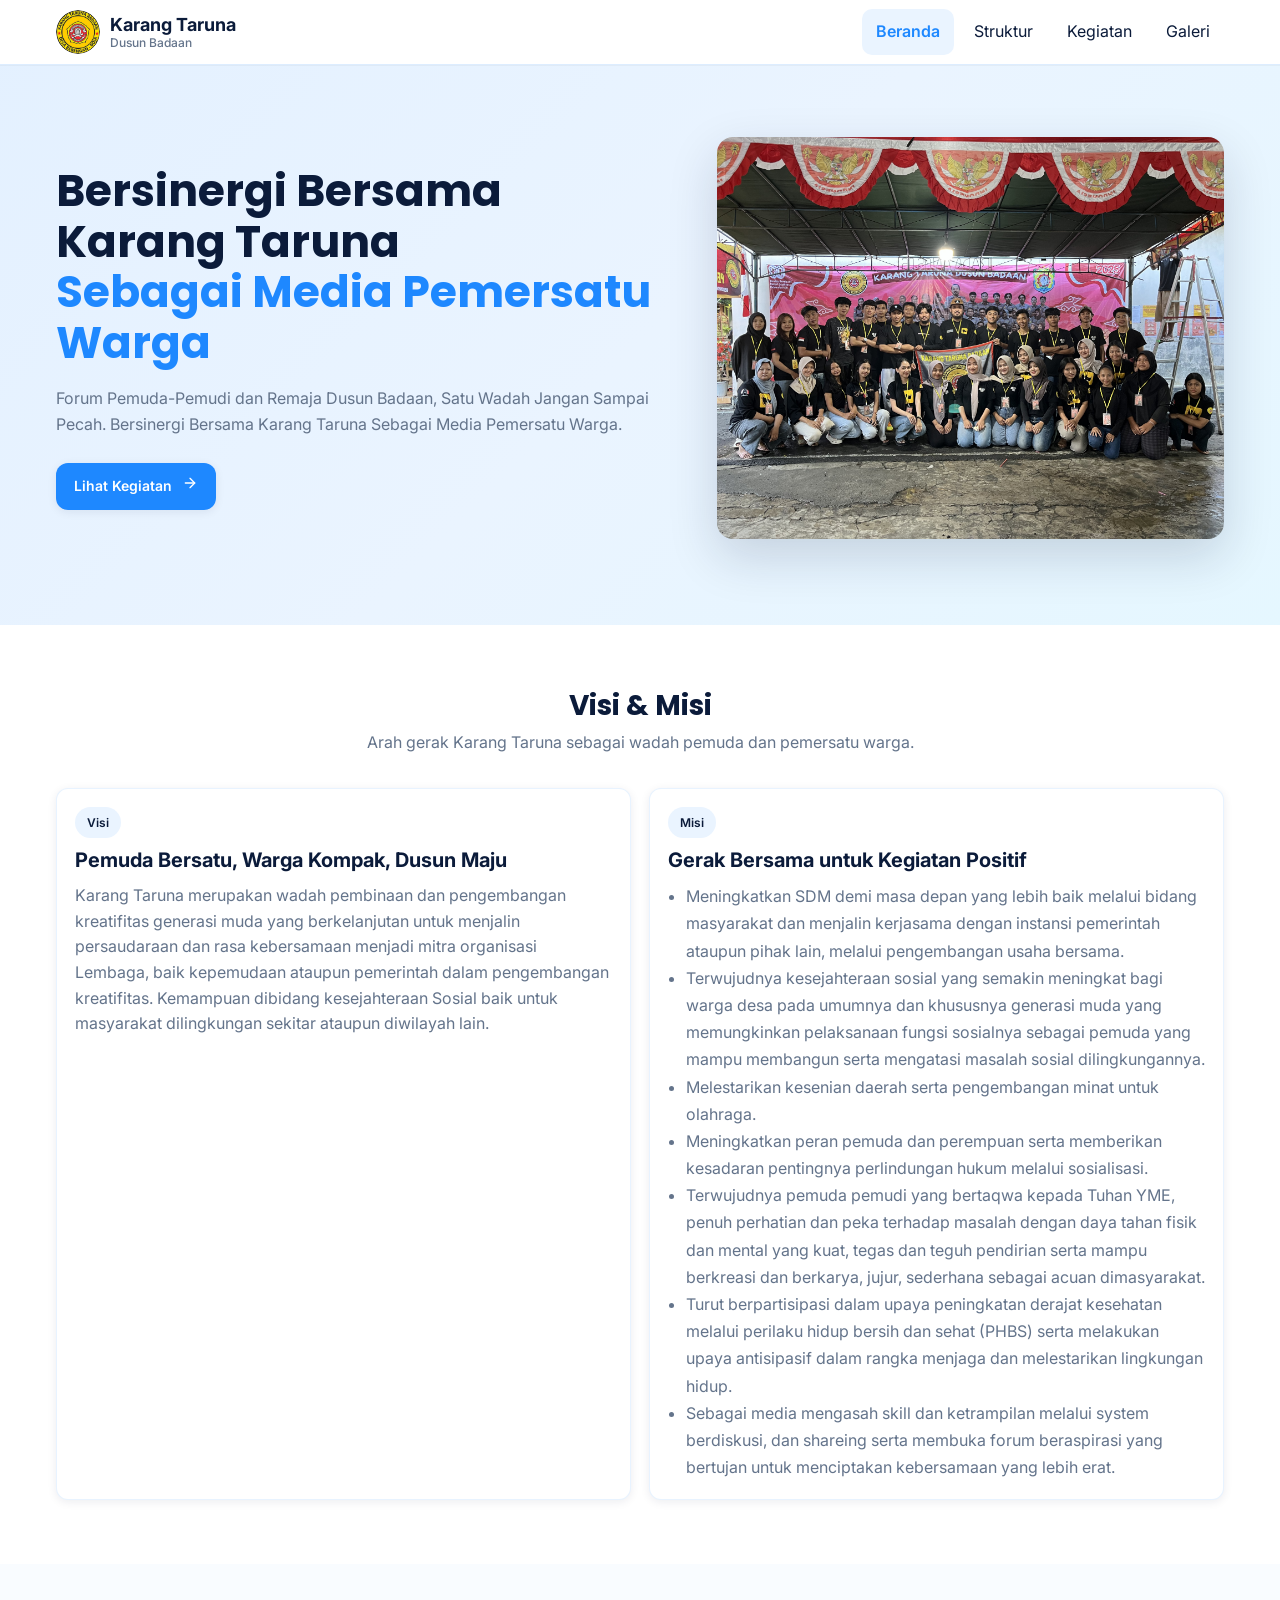
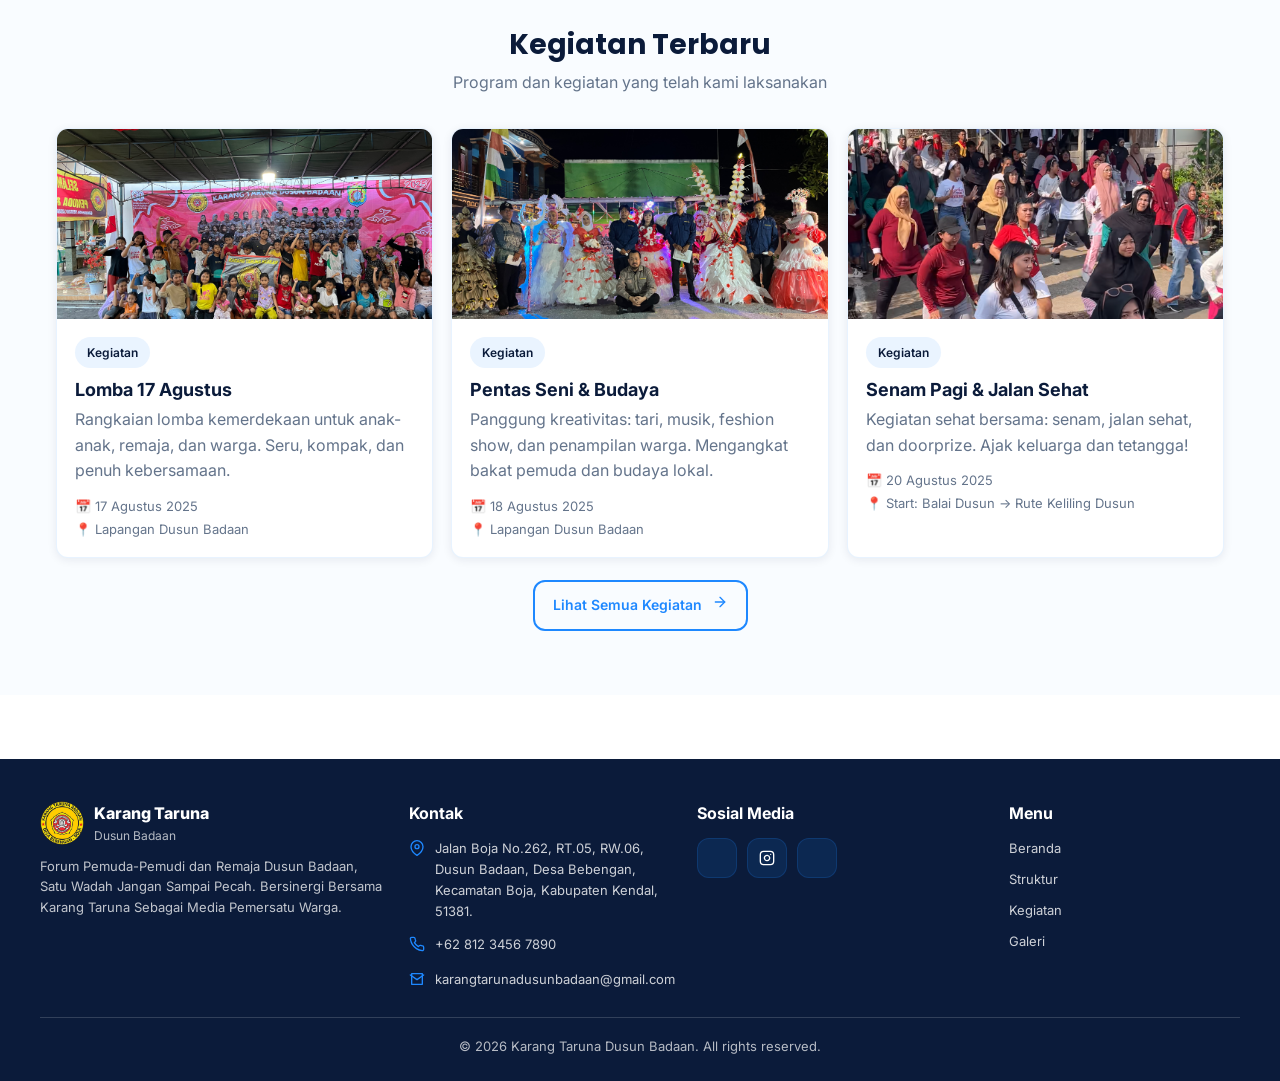
<file: index.html>
<!doctype html>
<html lang="id">
<head>
  <meta charset="utf-8">
  <meta name="viewport" content="width=device-width, initial-scale=1">
  <meta name="theme-color" content="#1E88FF">
  <title>Beranda - Karang Taruna Dusun Badaan</title>
  <meta name="description" content="Website Karang Taruna - kegiatan, galeri, dan struktur organisasi.">

  <!-- Fonts (Inter + Poppins) -->
  <link rel="preconnect" href="https://fonts.googleapis.com">
  <link rel="preconnect" href="https://fonts.gstatic.com" crossorigin>
  <link href="https://fonts.googleapis.com/css2?family=Inter:wght@400;500;600;700&family=Poppins:wght@600;700&display=swap" rel="stylesheet">

  <link rel="stylesheet" href="assets/css/style.css">
</head>
<body>
  <div id="appHeader"></div>

<main id="main">
  <section class="hero">
    <div class="container hero-grid">
      <div>
        <h1>
          Bersinergi Bersama Karang Taruna<br>
          <span class="accent">Sebagai Media Pemersatu Warga</span>
        </h1>
        <p id="heroTagline"></p>

        <div class="hero-actions">
          <a class="btn btn-primary" href="kegiatan.html">
            Lihat Kegiatan
            <span id="iconHeroArrow" aria-hidden="true"></span>
          </a>
        </div>
      </div>

      <div class="hero-media">
        <img
          src="assets/img/beranda.jpg"
          alt="Kegiatan Karang Taruna"
          loading="lazy"
        >
      </div>
    </div>
  </section>

  <section class="section">
    <div class="container">
      <div class="section-title">
        <h2>Visi &amp; Misi</h2>
        <p>Arah gerak Karang Taruna sebagai wadah pemuda dan pemersatu warga.</p>
      </div>

      <div class="grid grid-2">
        <article class="card">
          <div class="card-body">
            <span class="badge badge-secondary">Visi</span>
            <h3 style="margin:10px 0 10px; font-size:20px; line-height:1.25;">
              Pemuda Bersatu, Warga Kompak, Dusun Maju
            </h3>
            <p style="margin:0; color:var(--muted);">
              Karang Taruna merupakan wadah pembinaan dan pengembangan kreatifitas generasi muda yang berkelanjutan untuk menjalin persaudaraan dan rasa kebersamaan menjadi mitra organisasi Lembaga, baik kepemudaan ataupun pemerintah dalam pengembangan kreatifitas. Kemampuan dibidang kesejahteraan Sosial baik untuk masyarakat dilingkungan sekitar ataupun diwilayah lain.
            </p>
          </div>
        </article>

        <article class="card">
          <div class="card-body">
            <span class="badge badge-secondary">Misi</span>
            <h3 style="margin:10px 0 10px; font-size:20px; line-height:1.25;">
              Gerak Bersama untuk Kegiatan Positif
            </h3>

            <ul style="margin:0; padding-left:18px; color:var(--muted); line-height:1.7;">
              <li>Meningkatkan SDM demi masa depan yang lebih baik melalui bidang masyarakat dan menjalin kerjasama dengan instansi pemerintah ataupun pihak lain, melalui pengembangan usaha bersama.</li>
              <li>Terwujudnya kesejahteraan sosial yang semakin meningkat bagi warga desa pada umumnya dan khususnya generasi muda yang memungkinkan pelaksanaan fungsi sosialnya sebagai pemuda yang mampu membangun serta mengatasi masalah sosial dilingkungannya.</li>
              <li>Melestarikan kesenian daerah serta pengembangan minat untuk olahraga.</li>
              <li>Meningkatkan peran pemuda dan perempuan serta memberikan kesadaran pentingnya perlindungan hukum melalui sosialisasi.</li>
              <li>Terwujudnya pemuda pemudi yang bertaqwa kepada Tuhan YME, penuh perhatian dan peka terhadap masalah dengan daya tahan fisik dan mental yang kuat, tegas dan teguh pendirian serta mampu berkreasi dan berkarya, jujur, sederhana sebagai acuan dimasyarakat.</li>
              <li>Turut berpartisipasi dalam upaya peningkatan derajat kesehatan melalui perilaku hidup bersih dan sehat (PHBS) serta melakukan upaya antisipasif dalam rangka menjaga dan melestarikan lingkungan hidup.</li>
              <li>Sebagai media mengasah skill dan ketrampilan melalui system berdiskusi, dan shareing serta membuka forum beraspirasi yang bertujan untuk menciptakan kebersamaan yang lebih erat.</li>
            </ul>
          </div>
        </article>
      </div>
    </div>
  </section>

  <section class="section section-muted">
    <div class="container">
      <div class="section-title">
        <h2>Kegiatan Terbaru</h2>
        <p>Program dan kegiatan yang telah kami laksanakan</p>
      </div>

      <div id="kegiatanTerbaruGrid" class="grid grid-3"></div>

      <div style="text-align:center; margin-top:22px;">
        <a class="btn btn-outline" href="kegiatan.html">
          Lihat Semua Kegiatan
          <span id="iconAllArrow" aria-hidden="true"></span>
        </a>
      </div>
    </div>
  </section>
</main>

  <div id="appFooter"></div>

  <script src="js/data.js"></script>
  <script src="js/components.js"></script>
  <script src="js/render.js"></script>
  
  <script>
    document.getElementById('appHeader').innerHTML = renderHeader('home');
    document.getElementById('appFooter').innerHTML = renderFooter();

    document.getElementById('heroTagline').textContent = SITE.tagline || '';

    document.getElementById('iconHeroArrow').innerHTML = icon('arrow-right','icon icon--sm');
    document.getElementById('iconAllArrow').innerHTML = icon('arrow-right','icon icon--sm');

    renderKegiatanTerbaru('kegiatanTerbaruGrid', 3);
  </script>

  <script src="assets/js/main.js"></script>
</body>
</html>
</file>
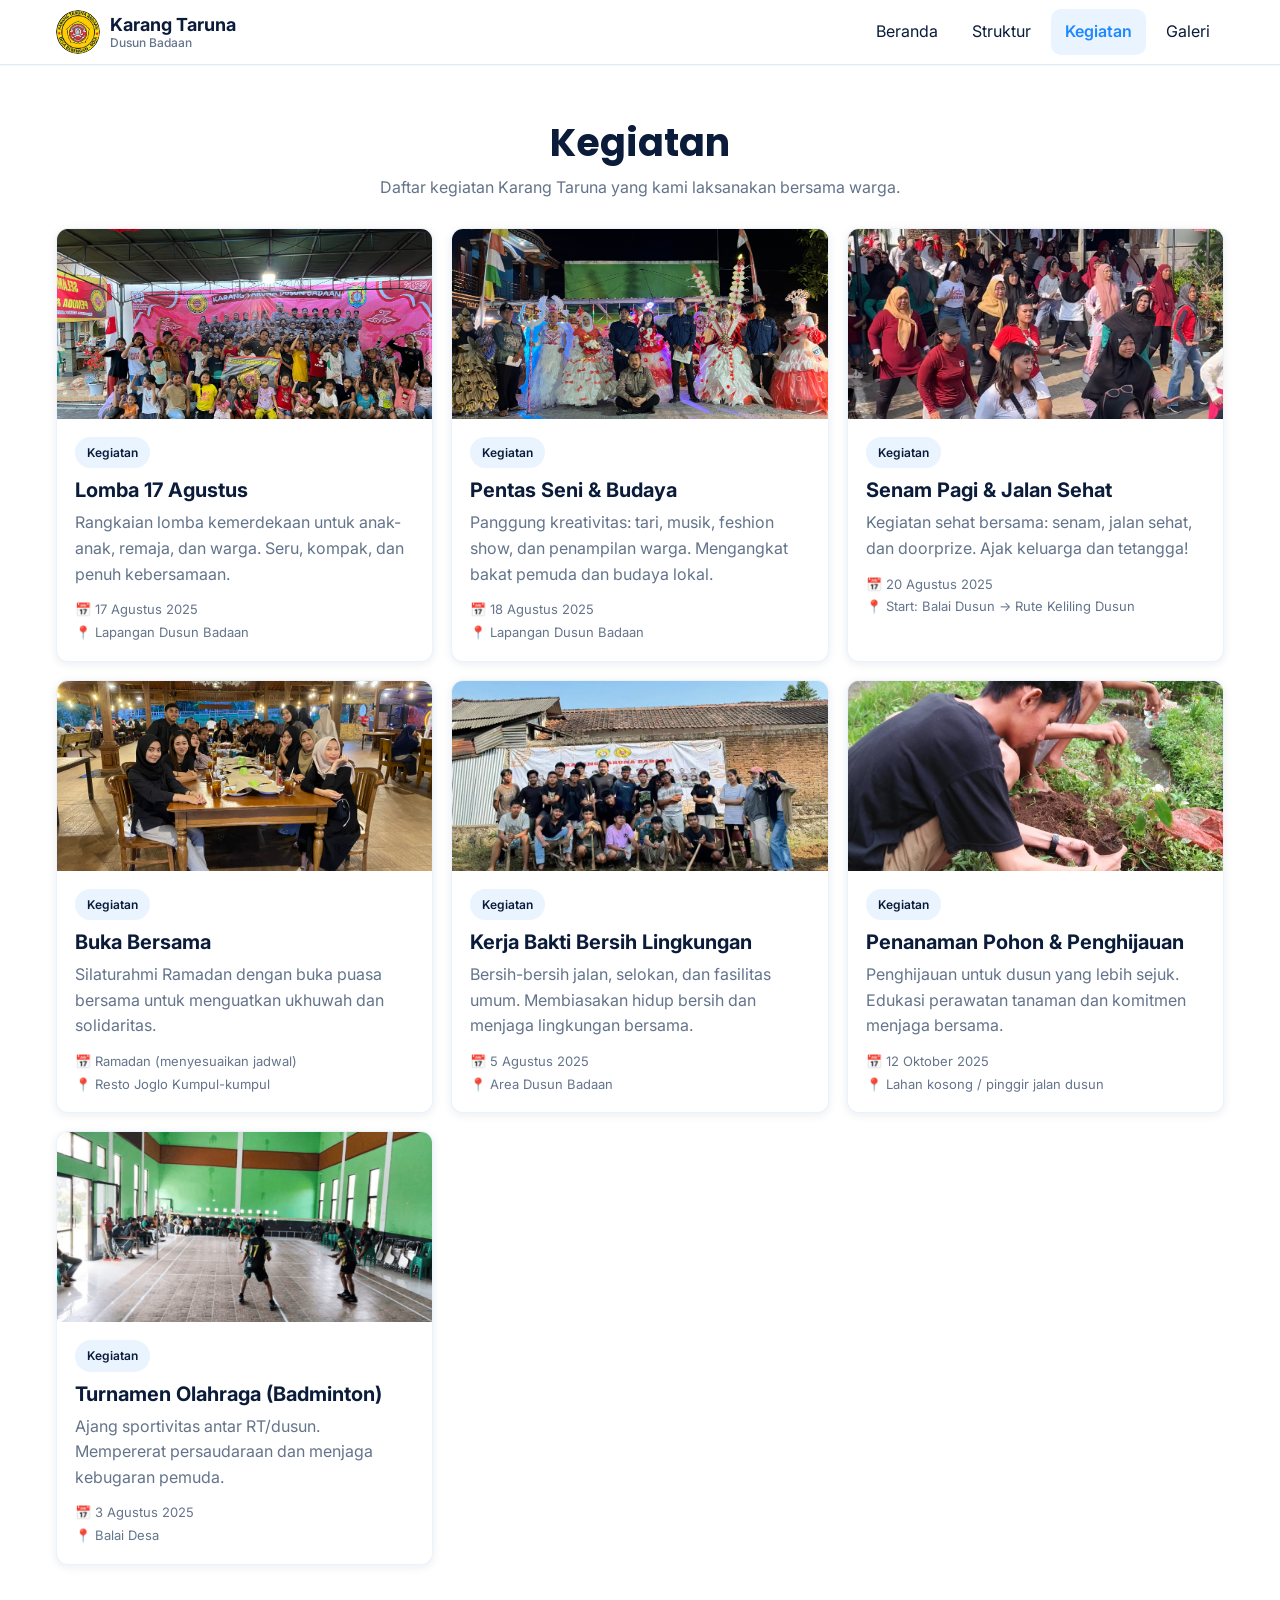
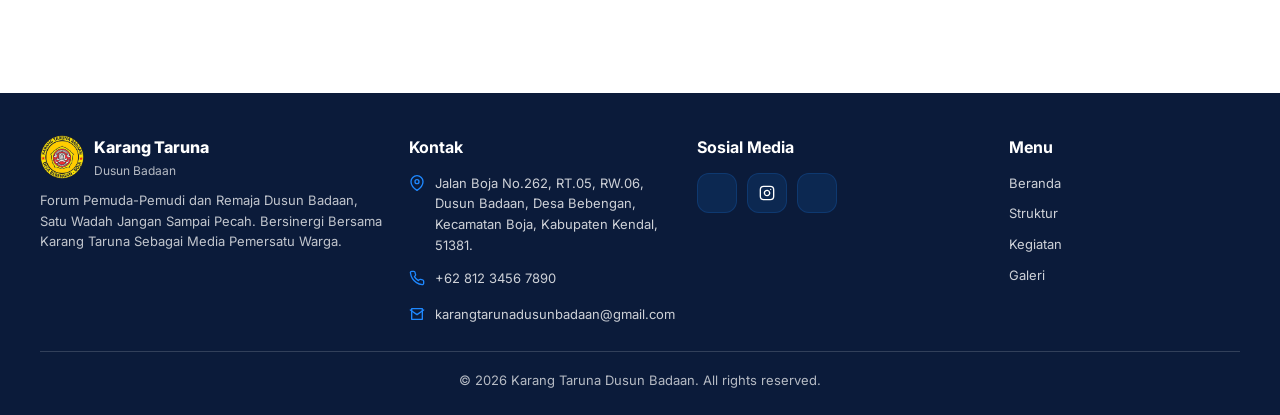
<file: kegiatan.html>
<!doctype html>
<html lang="id">
<head>
  <meta charset="utf-8">
  <meta name="viewport" content="width=device-width, initial-scale=1">
  <meta name="theme-color" content="#1E88FF">
  <title>Kegiatan - Karang Taruna Dusun Badaan</title>
  <meta name="description" content="Website Karang Taruna - kegiatan, galeri, dan struktur organisasi.">

  <!-- Fonts (Inter + Poppins) -->
  <link rel="preconnect" href="https://fonts.googleapis.com">
  <link rel="preconnect" href="https://fonts.gstatic.com" crossorigin>
  <link href="https://fonts.googleapis.com/css2?family=Inter:wght@400;500;600;700&family=Poppins:wght@600;700&display=swap" rel="stylesheet">

  <link rel="stylesheet" href="assets/css/style.css">
</head>
<body>
  <div id="appHeader"></div>

<main id="main">
  <header class="page-header">
    <div class="container">
      <h1>Kegiatan</h1>
      <p>Daftar kegiatan Karang Taruna yang kami laksanakan bersama warga.</p>
    </div>
  </header>

  <section class="section" style="padding-top:18px;">
    <div class="container">
      <div id="kegiatanGrid" class="grid grid-3"></div>
    </div>
  </section>
</main>

  <div id="appFooter"></div>

  <script src="js/data.js"></script>
  <script src="js/components.js"></script>
  <script src="js/render.js"></script>
  
  <script>
    document.getElementById('appHeader').innerHTML = renderHeader('kegiatan');
    document.getElementById('appFooter').innerHTML = renderFooter();
    renderKegiatanAll('kegiatanGrid');
  </script>

  <script src="assets/js/main.js"></script>
</body>
</html>
</file>
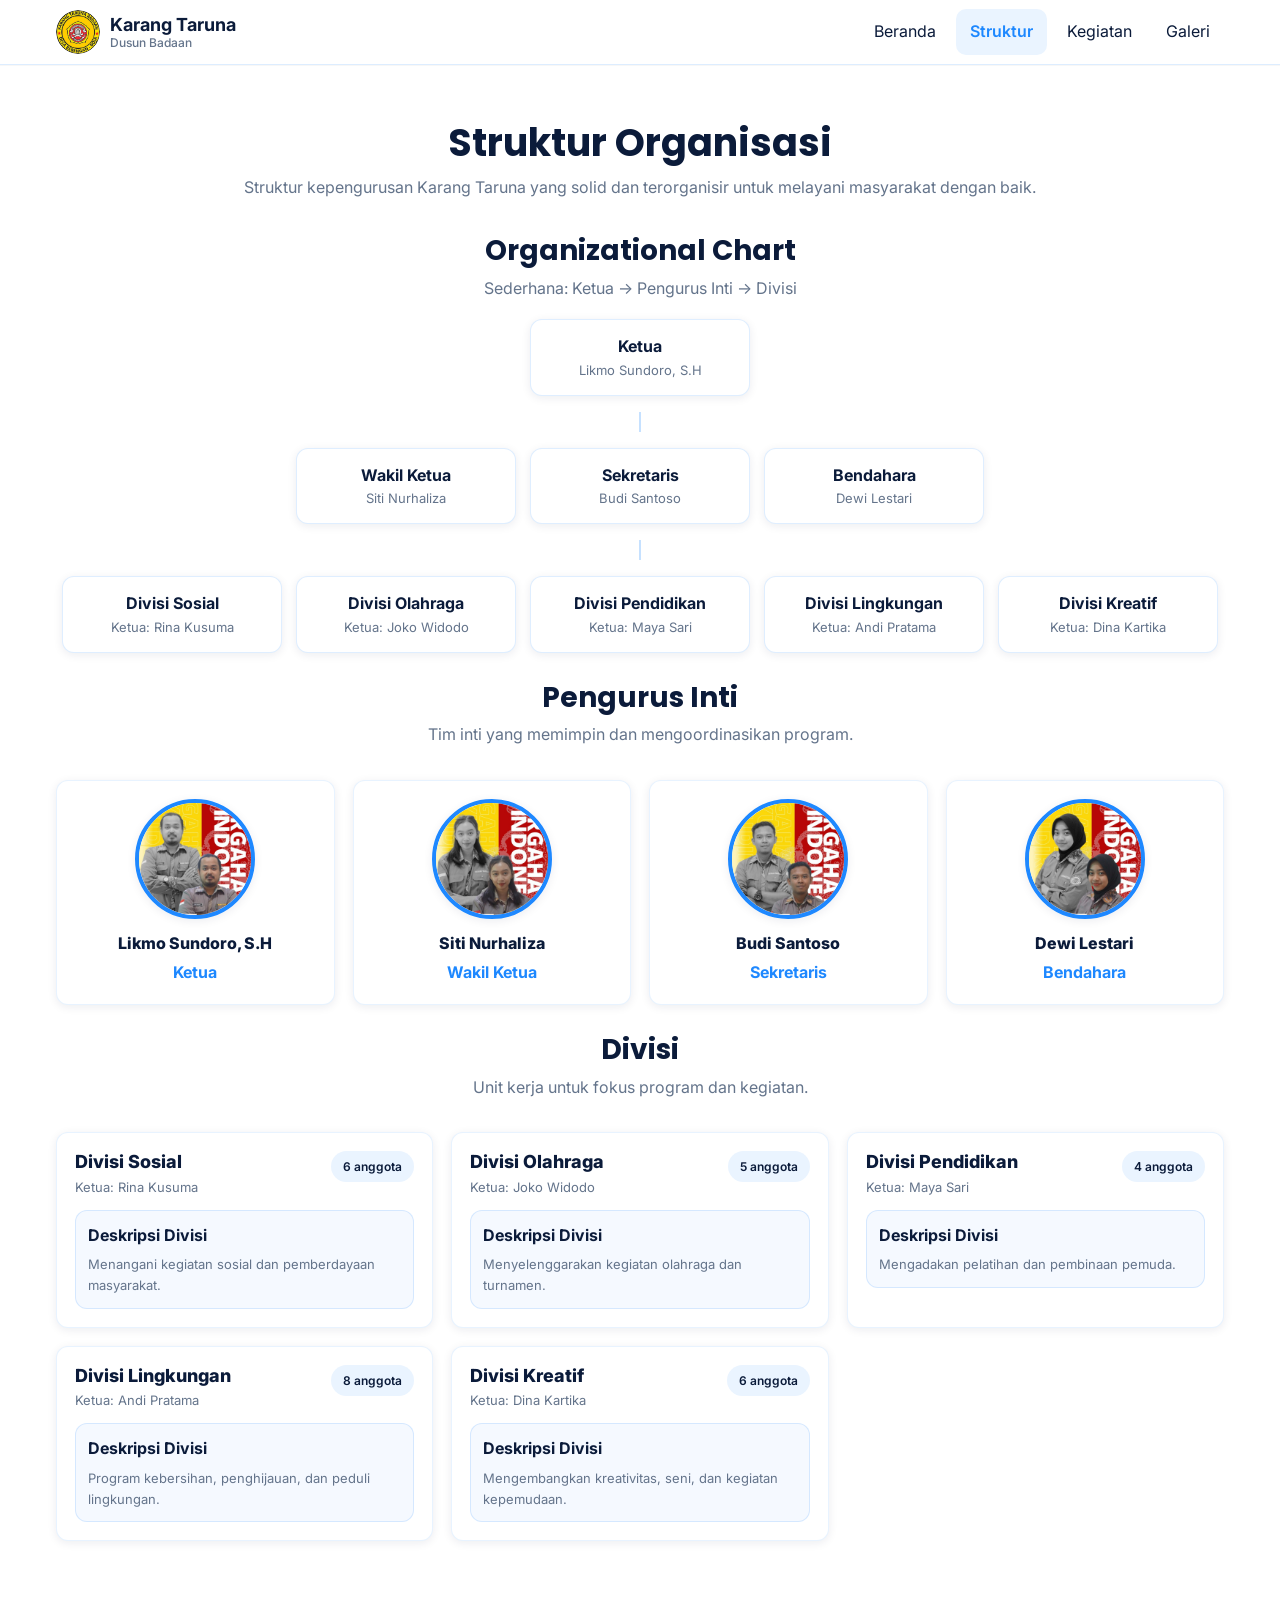
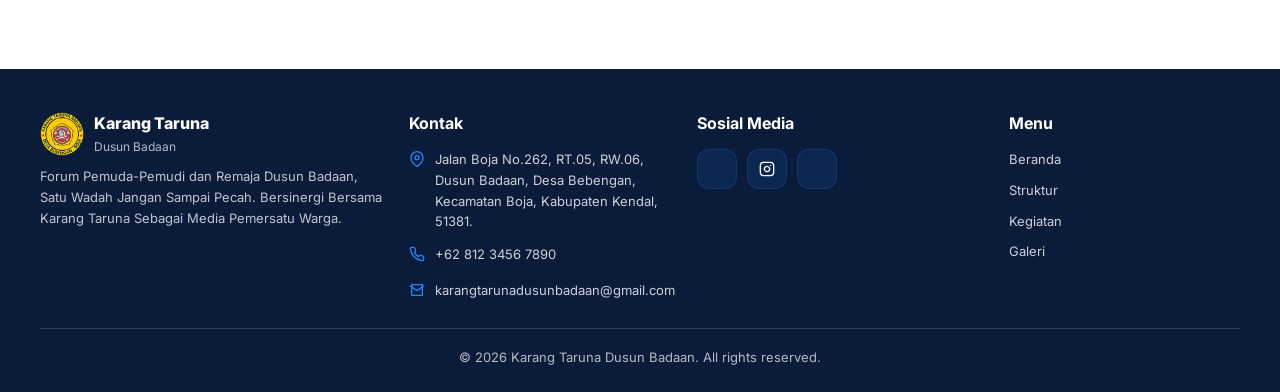
<file: struktur.html>
<!doctype html>
<html lang="id">
<head>
  <meta charset="utf-8">
  <meta name="viewport" content="width=device-width, initial-scale=1">
  <meta name="theme-color" content="#1E88FF">
  <title>Struktur - Karang Taruna Dusun Badaan</title>
  <meta name="description" content="Website Karang Taruna - kegiatan, galeri, dan struktur organisasi.">

  <!-- Fonts (Inter + Poppins) -->
  <link rel="preconnect" href="https://fonts.googleapis.com">
  <link rel="preconnect" href="https://fonts.gstatic.com" crossorigin>
  <link href="https://fonts.googleapis.com/css2?family=Inter:wght@400;500;600;700&family=Poppins:wght@600;700&display=swap" rel="stylesheet">

  <link rel="stylesheet" href="assets/css/style.css">
</head>
<body>
  <div id="appHeader"></div>

<main id="main">
  <header class="page-header">
    <div class="container">
      <h1>Struktur Organisasi</h1>
      <p>Struktur kepengurusan Karang Taruna yang solid dan terorganisir untuk melayani masyarakat dengan baik.</p>
    </div>
  </header>

  <section class="section" style="padding-top:24px;">
    <div class="container">
      <div class="section-title" style="margin-bottom:18px;">
        <h2>Organizational Chart</h2>
        <p>Sederhana: Ketua → Pengurus Inti → Divisi</p>
      </div>

      <div class="org-chart" aria-label="Bagan organisasi">
        <div class="org-level" id="orgKetua"></div>

        <div class="org-line" aria-hidden="true"></div>

        <div class="org-level" id="orgOthers"></div>

        <div class="org-line" aria-hidden="true"></div>

        <div class="org-level" id="orgDivisi"></div>
      </div>

      <div class="section-title" style="margin-top:28px;">
        <h2>Pengurus Inti</h2>
        <p>Tim inti yang memimpin dan mengoordinasikan program.</p>
      </div>

      <div id="pengurusGrid" class="grid grid-4"></div>

      <div class="section-title" style="margin-top:28px;">
        <h2>Divisi</h2>
        <p>Unit kerja untuk fokus program dan kegiatan.</p>
      </div>

      <div id="divisiGrid" class="grid grid-3"></div>
    </div>
  </section>
</main>

  <div id="appFooter"></div>

  <script src="js/data.js"></script>
  <script src="js/components.js"></script>
  <script src="js/render.js"></script>
  
  <script>
    document.getElementById('appHeader').innerHTML = renderHeader('struktur');
    document.getElementById('appFooter').innerHTML = renderFooter();
    renderStruktur();
  </script>

  <script src="assets/js/main.js"></script>
</body>
</html>
</file>
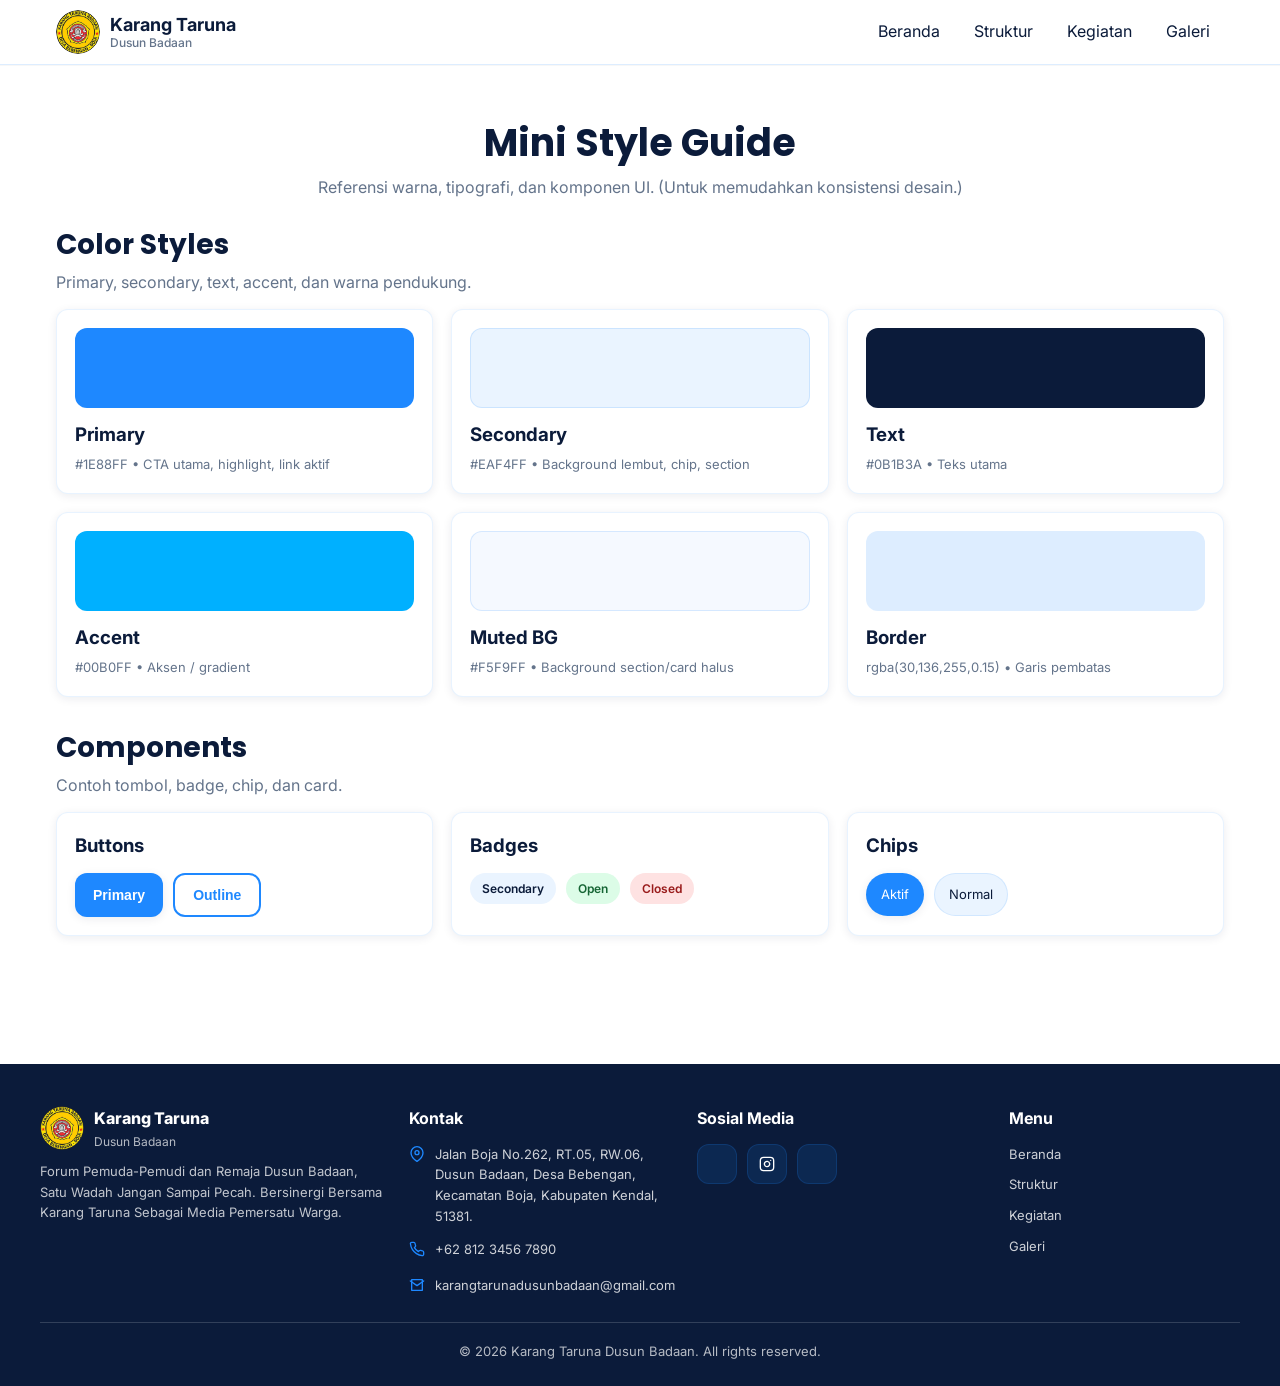
<file: styleguide.html>
<!doctype html>
<html lang="id">
<head>
  <meta charset="utf-8">
  <meta name="viewport" content="width=device-width, initial-scale=1">
  <meta name="theme-color" content="#1E88FF">
  <title>Style Guide - Karang Taruna Dusun Badaan</title>
  <meta name="description" content="Website Karang Taruna - kegiatan, galeri, dan struktur organisasi.">

  <!-- Fonts (Inter + Poppins) -->
  <link rel="preconnect" href="https://fonts.googleapis.com">
  <link rel="preconnect" href="https://fonts.gstatic.com" crossorigin>
  <link href="https://fonts.googleapis.com/css2?family=Inter:wght@400;500;600;700&family=Poppins:wght@600;700&display=swap" rel="stylesheet">

  <link rel="stylesheet" href="assets/css/style.css">
</head>
<body>
  <div id="appHeader"></div>

<main id="main">
  <header class="page-header">
    <div class="container">
      <h1>Mini Style Guide</h1>
      <p>Referensi warna, tipografi, dan komponen UI. (Untuk memudahkan konsistensi desain.)</p>
    </div>
  </header>

  <section class="section" style="padding-top:18px;">
    <div class="container">
      <div class="section-title" style="text-align:left; margin-bottom:14px;">
        <h2>Color Styles</h2>
        <p>Primary, secondary, text, accent, dan warna pendukung.</p>
      </div>

      <div class="grid grid-3">
        <div class="card"><div class="card-body">
          <div style="height:80px; border-radius:12px; background:#1E88FF;"></div>
          <h3 style="margin:12px 0 4px;">Primary</h3>
          <p style="margin:0; color:var(--muted); font-size:13px;">#1E88FF • CTA utama, highlight, link aktif</p>
        </div></div>

        <div class="card"><div class="card-body">
          <div style="height:80px; border-radius:12px; background:#EAF4FF; border:1px solid var(--border);"></div>
          <h3 style="margin:12px 0 4px;">Secondary</h3>
          <p style="margin:0; color:var(--muted); font-size:13px;">#EAF4FF • Background lembut, chip, section</p>
        </div></div>

        <div class="card"><div class="card-body">
          <div style="height:80px; border-radius:12px; background:#0B1B3A;"></div>
          <h3 style="margin:12px 0 4px;">Text</h3>
          <p style="margin:0; color:var(--muted); font-size:13px;">#0B1B3A • Teks utama</p>
        </div></div>

        <div class="card"><div class="card-body">
          <div style="height:80px; border-radius:12px; background:#00B0FF;"></div>
          <h3 style="margin:12px 0 4px;">Accent</h3>
          <p style="margin:0; color:var(--muted); font-size:13px;">#00B0FF • Aksen / gradient</p>
        </div></div>

        <div class="card"><div class="card-body">
          <div style="height:80px; border-radius:12px; background:#F5F9FF; border:1px solid var(--border);"></div>
          <h3 style="margin:12px 0 4px;">Muted BG</h3>
          <p style="margin:0; color:var(--muted); font-size:13px;">#F5F9FF • Background section/card halus</p>
        </div></div>

        <div class="card"><div class="card-body">
          <div style="height:80px; border-radius:12px; background:rgba(30,136,255,0.15);"></div>
          <h3 style="margin:12px 0 4px;">Border</h3>
          <p style="margin:0; color:var(--muted); font-size:13px;">rgba(30,136,255,0.15) • Garis pembatas</p>
        </div></div>
      </div>

      <div class="section-title" style="text-align:left; margin-top:34px; margin-bottom:14px;">
        <h2>Components</h2>
        <p>Contoh tombol, badge, chip, dan card.</p>
      </div>

      <div class="grid grid-3">
        <div class="card"><div class="card-body">
          <h3 style="margin:0 0 12px;">Buttons</h3>
          <div style="display:flex; gap:10px; flex-wrap:wrap;">
            <button class="btn btn-primary" type="button">Primary</button>
            <button class="btn btn-outline" type="button">Outline</button>
          </div>
        </div></div>

        <div class="card"><div class="card-body">
          <h3 style="margin:0 0 12px;">Badges</h3>
          <div style="display:flex; gap:10px; flex-wrap:wrap;">
            <span class="badge badge-secondary">Secondary</span>
            <span class="badge badge-success">Open</span>
            <span class="badge badge-danger">Closed</span>
          </div>
        </div></div>

        <div class="card"><div class="card-body">
          <h3 style="margin:0 0 12px;">Chips</h3>
          <div class="chips" style="justify-content:flex-start;">
            <span class="chip is-active">Aktif</span>
            <span class="chip">Normal</span>
          </div>
        </div></div>
      </div>
    </div>
  </section>
</main>

  <div id="appFooter"></div>

  <script src="js/data.js"></script>
  <script src="js/components.js"></script>
  <script src="js/render.js"></script>
  
  <script>
    document.getElementById('appHeader').innerHTML = renderHeader('');
    document.getElementById('appFooter').innerHTML = renderFooter();
  </script>

  <script src="assets/js/main.js"></script>
</body>
</html>
</file>
<file: assets/css/style.css>
:root {
  --primary: #1E88FF;
  --secondary: #EAF4FF;
  --accent: #00B0FF;
  --text: #0B1B3A;
  --muted: #64748B;
  --muted-bg: #F5F9FF;
  --border: rgba(30, 136, 255, 0.15);

  --radius: 12px;
  --radius-lg: 16px;

  --shadow-sm: 0 2px 10px rgba(11, 27, 58, 0.08);
  --shadow-md: 0 10px 30px rgba(11, 27, 58, 0.10);
  --shadow-lg: 0 18px 50px rgba(11, 27, 58, 0.16);

  --container: 1200px;
}

[hidden] { display: none !important; }

* { box-sizing: border-box; }

html, body {
  height: 100%;
}

body {
  margin: 0;
  color: var(--text);
  background: #fff;
  font-family: Inter, system-ui, -apple-system, Segoe UI, Roboto, Arial, sans-serif;
  line-height: 1.6;
}

img { max-width: 100%; display: block; }

a { color: inherit; text-decoration: none; }

.container {
  max-width: var(--container);
  margin: 0 auto;
  padding: 0 16px;
}

/* Accessibility */
.skip-link {
  position: absolute;
  left: -9999px;
  top: 8px;
  background: var(--text);
  color: #fff;
  padding: 10px 14px;
  border-radius: var(--radius);
  z-index: 9999;
}

.skip-link:focus {
  left: 16px;
}

:focus-visible {
  outline: 3px solid rgba(30, 136, 255, 0.5);
  outline-offset: 2px;
  border-radius: 10px;
}

/* Icons */
.icon { width: 20px; height: 20px; }
.icon--sm { width: 16px; height: 16px; }
.icon--md { width: 22px; height: 22px; }

/* Header */
.site-header {
  position: sticky;
  top: 0;
  z-index: 50;
  background: #fff;
  border-bottom: 1px solid var(--border);
  box-shadow: 0 1px 0 rgba(0,0,0,0.03);
}

.header-inner {
  display: flex;
  align-items: center;
  justify-content: space-between;
  height: 64px;
  gap: 12px;
}

.brand {
  display: flex;
  align-items: center;
  gap: 10px;
  min-width: 220px;
}

/* ====== LOGO UPDATED (FINAL) ======
   Hilangkan background biru, buat lingkaran, responsif */
.brand-mark {
  background: transparent !important;
  padding: 0 !important;
  border-radius: 999px !important;
  overflow: hidden;
  box-shadow: none !important;
  color: inherit !important;

  width: clamp(34px, 4.2vw, 44px);
  height: clamp(34px, 4.2vw, 44px);

  display: inline-flex;
  align-items: center;
  justify-content: center;
}

/* Logo image memenuhi lingkaran */
.brand-logo {
  width: 100%;
  height: 100%;
  object-fit: cover;
  border-radius: 999px;
  display: block;
}

.brand-text {
  display: flex;
  flex-direction: column;
  font-weight: 700;
  font-size: 18px;
  line-height: 1.2;
}

.brand-sub {
  font-weight: 500;
  font-size: 12px;
  color: var(--muted);
}

.nav {
  display: flex;
  align-items: center;
  gap: 6px;
}

.nav-link {
  display: inline-flex;
  align-items: center;
  padding: 10px 14px;
  border-radius: 10px;
  transition: background 150ms ease, color 150ms ease;
  color: var(--text);
}

.nav-link:hover {
  background: rgba(234, 244, 255, 0.7);
}

.nav-link.is-active {
  background: var(--secondary);
  color: var(--primary);
  font-weight: 600;
}

.header-cta { display: block; }

.icon-btn {
  border: 0;
  background: transparent;
  padding: 10px;
  border-radius: 10px;
  cursor: pointer;
  display: none;
}

.icon-btn:hover { background: rgba(234, 244, 255, 0.7); }

.nav-toggle__close { display: none; }

.nav--mobile {
  border-top: 1px solid var(--border);
  background: #fff;
  display: block;
}

.mobile-links {
  display: flex;
  flex-direction: column;
  padding: 14px 0 6px;
  gap: 4px;
}

.mobile-cta {
  padding: 10px 0 18px;
}

.w-full { width: 100%; }

/* Buttons */
.btn {
  display: inline-flex;
  align-items: center;
  justify-content: center;
  gap: 10px;
  padding: 12px 18px;
  border-radius: var(--radius);
  font-weight: 600;
  font-size: 14px;
  transition: transform 150ms ease, box-shadow 150ms ease, background 150ms ease, opacity 150ms ease;
  cursor: pointer;
  border: 0;
}

.btn:active { transform: translateY(1px); }

.btn-primary {
  background: var(--primary);
  color: #fff;
  box-shadow: var(--shadow-sm);
}

.btn-primary:hover { opacity: 0.92; box-shadow: var(--shadow-md); }

.btn-outline {
  background: transparent;
  border: 2px solid var(--primary);
  color: var(--primary);
}

.btn-outline:hover { background: var(--secondary); }

/* Cards */
.card {
  background: #fff;
  border-radius: var(--radius);
  box-shadow: var(--shadow-sm);
  overflow: hidden;
  border: 1px solid rgba(30, 136, 255, 0.10);
  transition: box-shadow 160ms ease, transform 160ms ease;
}

.card:hover { box-shadow: var(--shadow-md); transform: translateY(-2px); }

.card-body { padding: 18px; }

.card-media {
  width: 100%;
  height: 190px;
  object-fit: cover;
}

/* Badges */
.badge {
  display: inline-flex;
  align-items: center;
  padding: 6px 12px;
  border-radius: 999px;
  font-size: 12px;
  font-weight: 600;
}

.badge-secondary { background: var(--secondary); color: var(--text); }
.badge-success { background: #DCFCE7; color: #166534; }
.badge-danger { background: #FEE2E2; color: #991B1B; }

/* Chips */
.chips {
  display: flex;
  flex-wrap: wrap;
  gap: 10px;
  justify-content: center;
}

.chip {
  display: inline-flex;
  align-items: center;
  padding: 10px 14px;
  border-radius: 999px;
  font-size: 13px;
  background: var(--secondary);
  color: var(--text);
  border: 1px solid rgba(30, 136, 255, 0.12);
  transition: background 150ms ease, box-shadow 150ms ease;
}

.chip:hover { background: rgba(30, 136, 255, 0.10); }

.chip.is-active {
  background: var(--primary);
  color: #fff;
  box-shadow: var(--shadow-sm);
}

/* Sections */
.section {
  padding: 64px 0;
}

.section-muted { background: rgba(234, 244, 255, 0.30); }

.section-title {
  text-align: center;
  margin-bottom: 32px;
}

.section-title h2 {
  font-family: Poppins, Inter, system-ui, -apple-system, Segoe UI, Roboto, Arial, sans-serif;
  font-size: 28px;
  line-height: 1.2;
  margin: 0 0 8px;
}

.section-title p {
  margin: 0;
  color: var(--muted);
}

/* Hero */
.hero {
  padding: 72px 0 86px;
  background: linear-gradient(135deg, rgba(30,136,255,0.12), rgba(234,244,255,1), rgba(0,176,255,0.10));
}

.hero-grid {
  display: grid;
  grid-template-columns: 1.1fr 0.9fr;
  gap: 42px;
  align-items: center;
}

.hero h1 {
  font-family: Poppins, Inter, system-ui, -apple-system, Segoe UI, Roboto, Arial, sans-serif;
  font-size: 44px;
  line-height: 1.15;
  margin: 0 0 18px;
}

.hero .accent {
  color: var(--primary);
}

.hero p {
  margin: 0 0 26px;
  color: var(--muted);
  font-size: 16px;
}

.hero-actions {
  display: flex;
  gap: 12px;
  flex-wrap: wrap;
}

.hero-media img {
  border-radius: var(--radius-lg);
  box-shadow: var(--shadow-lg);
}

/* Grids */
.grid {
  display: grid;
  gap: 18px;
}

.grid-3 { grid-template-columns: repeat(3, minmax(0, 1fr)); }
.grid-4 { grid-template-columns: repeat(4, minmax(0, 1fr)); }
.grid-2 { grid-template-columns: repeat(2, minmax(0, 1fr)); }

/* Stats */
.stat {
  text-align: center;
}

.stat-icon {
  width: 64px;
  height: 64px;
  border-radius: var(--radius);
  background: var(--secondary);
  color: var(--primary);
  display: inline-flex;
  align-items: center;
  justify-content: center;
  margin: 0 auto 12px;
}

.stat-value {
  font-size: 34px;
  font-weight: 800;
  color: var(--primary);
  margin: 0 0 4px;
}

.stat-label {
  margin: 0;
  color: var(--muted);
}

/* Lists */
.stack { display: flex; flex-direction: column; gap: 12px; }

.event-row {
  display: flex;
  gap: 16px;
  align-items: center;
}

.date-badge {
  width: 76px;
  height: 76px;
  border-radius: var(--radius);
  background: var(--primary);
  color: #fff;
  display: flex;
  flex-direction: column;
  align-items: center;
  justify-content: center;
  flex-shrink: 0;
}

.date-badge .day { font-size: 26px; font-weight: 800; line-height: 1; }
.date-badge .mon { font-size: 12px; opacity: 0.95; }

.event-meta {
  color: var(--muted);
  font-size: 13px;
  margin-top: 2px;
}

/* Page header */
.page-header {
  padding: 56px 0 10px;
  text-align: center;
}

.page-header h1 {
  font-family: Poppins, Inter, system-ui, -apple-system, Segoe UI, Roboto, Arial, sans-serif;
  margin: 0 0 10px;
  font-size: 38px;
  line-height: 1.15;
}

.page-header p { margin: 0; color: var(--muted); font-size: 16px; }

/* Struktur - chart (simple) */
.org-chart {
  display: flex;
  flex-direction: column;
  align-items: center;
  gap: 16px;
  margin: 18px 0 28px;
}

.org-level {
  display: flex;
  gap: 14px;
  flex-wrap: wrap;
  justify-content: center;
}

.org-node {
  min-width: 220px;
  max-width: 260px;
  padding: 14px;
  border-radius: var(--radius);
  background: #fff;
  border: 1px solid rgba(30, 136, 255, 0.14);
  box-shadow: var(--shadow-sm);
  text-align: center;
}

.org-node__title { font-weight: 700; }
.org-node__subtitle { color: var(--muted); font-size: 13px; }

.org-line {
  width: 2px;
  height: 20px;
  background: rgba(30, 136, 255, 0.25);
}

/* Gallery */
.gallery-grid {
  column-count: 3;
  column-gap: 16px;
}

.gallery-item {
  break-inside: avoid;
  margin-bottom: 16px;
  border-radius: var(--radius);
  overflow: hidden;
  position: relative;
  cursor: pointer;
  box-shadow: var(--shadow-sm);
}

.gallery-item img {
  width: 100%;
  height: auto;
  transition: transform 250ms ease;
}

.gallery-item:hover img {
  transform: scale(1.06);
}

.gallery-overlay {
  position: absolute;
  inset: 0;
  background: linear-gradient(to top, rgba(0,0,0,0.72), transparent 65%);
  opacity: 0;
  transition: opacity 200ms ease;
  display: flex;
  align-items: flex-end;
  padding: 14px;
  color: #fff;
}

.gallery-item:hover .gallery-overlay { opacity: 1; }

/* Lightbox */
.lightbox {
  position: fixed;
  inset: 0;
  background: rgba(0,0,0,0.88);
  display: none;
  align-items: center;
  justify-content: center;
  padding: 18px;
  z-index: 1000;
}

.lightbox.is-open { display: flex; }

.lightbox img {
  max-width: min(1100px, 100%);
  max-height: 85vh;
  border-radius: var(--radius);
}

.lightbox-close {
  position: absolute;
  top: 16px;
  right: 16px;
  width: 44px;
  height: 44px;
  border-radius: 12px;
  border: 1px solid rgba(255,255,255,0.2);
  background: rgba(255,255,255,0.08);
  color: #fff;
  display: inline-flex;
  align-items: center;
  justify-content: center;
  cursor: pointer;
}

.lightbox-close:hover { background: rgba(255,255,255,0.14); }

/* Agenda layout */
.agenda-layout {
  display: grid;
  grid-template-columns: 1fr 2fr;
  gap: 18px;
  align-items: start;
}

.agenda-mini {
  position: sticky;
  top: 84px;
}

.mini-item {
  display: flex;
  gap: 12px;
  padding: 12px;
  border-radius: 12px;
  cursor: pointer;
  transition: background 150ms ease;
}

.mini-item:hover { background: rgba(234, 244, 255, 0.75); }

.mini-date {
  width: 52px;
  height: 52px;
  border-radius: 12px;
  background: var(--primary);
  color: #fff;
  display: flex;
  flex-direction: column;
  align-items: center;
  justify-content: center;
  flex-shrink: 0;
}

.mini-date .d { font-weight: 800; font-size: 18px; line-height: 1; }
.mini-date .m { font-size: 10px; opacity: 0.9; }

.event-card {
  display: flex;
  gap: 16px;
}

.event-date-big {
  width: 96px;
  height: 96px;
  border-radius: var(--radius);
  background: var(--primary);
  color: #fff;
  display: flex;
  flex-direction: column;
  align-items: center;
  justify-content: center;
  flex-shrink: 0;
}

.event-date-big .d { font-size: 30px; font-weight: 800; line-height: 1; }
.event-date-big .m { font-size: 12px; }

.kv {
  display: flex;
  gap: 12px;
  flex-wrap: wrap;
  color: var(--muted);
  font-size: 13px;
}

.kv span { display: inline-flex; align-items: center; gap: 6px; }

/* CTA block */
.cta {
  background: linear-gradient(90deg, var(--primary), var(--accent));
  color: #fff;
  border-radius: 18px;
  padding: 28px;
  text-align: center;
}

.cta h2 {
  font-family: Poppins, Inter, system-ui, -apple-system, Segoe UI, Roboto, Arial, sans-serif;
  margin: 0 0 10px;
  font-size: 28px;
}

.cta p { margin: 0 0 18px; opacity: 0.95; }

/* Footer */
.site-footer {
  margin-top: 64px;
  background: var(--text);
  color: #fff;
}

.footer-inner { padding: 42px 0 24px; }

.footer-grid {
  display: grid;
  grid-template-columns: 1.2fr 0.8fr 1fr 0.8fr;
  gap: 22px;
  padding-bottom: 24px;
}

.footer-title { margin: 0 0 12px; font-weight: 700; }

.footer-muted { color: rgba(255,255,255,0.75); font-size: 13px; margin: 10px 0 0; }

.footer-links { list-style: none; padding: 0; margin: 0; display: grid; gap: 10px; font-size: 13px; }
.footer-links a { color: rgba(255,255,255,0.80); }
.footer-links a:hover { color: #fff; text-decoration: underline; }

.footer-contact { list-style: none; padding: 0; margin: 0; display: grid; gap: 12px; font-size: 13px; }
.footer-contact li { display: flex; gap: 10px; color: rgba(255,255,255,0.80); }
.footer-icon { color: var(--primary); margin-top: 2px; }

.footer-brand { display: flex; align-items: center; gap: 10px; }
.footer-brand__title { font-weight: 800; }
.footer-brand__subtitle { color: rgba(255,255,255,0.70); font-size: 12px; }

.social { display: flex; gap: 10px; }
.social-btn {
  width: 40px;
  height: 40px;
  border-radius: 12px;
  display: inline-flex;
  align-items: center;
  justify-content: center;
  background: rgba(30, 136, 255, 0.12);
  border: 1px solid rgba(30, 136, 255, 0.18);
}
.social-btn:hover { background: var(--primary); }

.footer-bottom {
  border-top: 1px solid rgba(255,255,255,0.16);
  padding-top: 18px;
  text-align: center;
  color: rgba(255,255,255,0.70);
  font-size: 13px;
}

/* Forms */
.form {
  max-width: 720px;
  margin: 0 auto;
}

.field {
  display: grid;
  gap: 6px;
  margin-bottom: 14px;
}

.label { font-weight: 600; font-size: 13px; }

.input, .textarea, .select {
  width: 100%;
  border: 2px solid var(--border);
  background: #fff;
  border-radius: var(--radius);
  padding: 12px 14px;
  font: inherit;
}

.textarea { min-height: 120px; resize: vertical; }

.help { color: var(--muted); font-size: 13px; margin: 8px 0 0; }

/* Responsive */
@media (max-width: 1024px) {
  .hero-grid { grid-template-columns: 1fr; }
  .grid-4 { grid-template-columns: repeat(2, minmax(0, 1fr)); }
  .grid-3 { grid-template-columns: repeat(2, minmax(0, 1fr)); }
  .footer-grid { grid-template-columns: 1fr 1fr; }
  .gallery-grid { column-count: 2; }
  .agenda-layout { grid-template-columns: 1fr; }
  .agenda-mini { position: static; }
}

@media (max-width: 768px) {
  .nav--desktop, .header-cta { display: none; }
  .icon-btn { display: inline-flex; }
  .section { padding: 52px 0; }
  .hero { padding: 58px 0 68px; }
  .hero h1 { font-size: 34px; }
  .page-header h1 { font-size: 30px; }
  .grid-3, .grid-2 { grid-template-columns: 1fr; }
  .gallery-grid { column-count: 1; }
}

/* Visibility helpers */
.only-lg { display: block; }
.not-lg { display: none; }
.only-md-up { display: block; }
.only-sm { display: none; }

@media (max-width: 1024px) {
  .only-lg { display: none; }
  .not-lg { display: block; }
}

@media (max-width: 768px) {
  .only-md-up { display: none; }
  .only-sm { display: block; }
}
</file>
